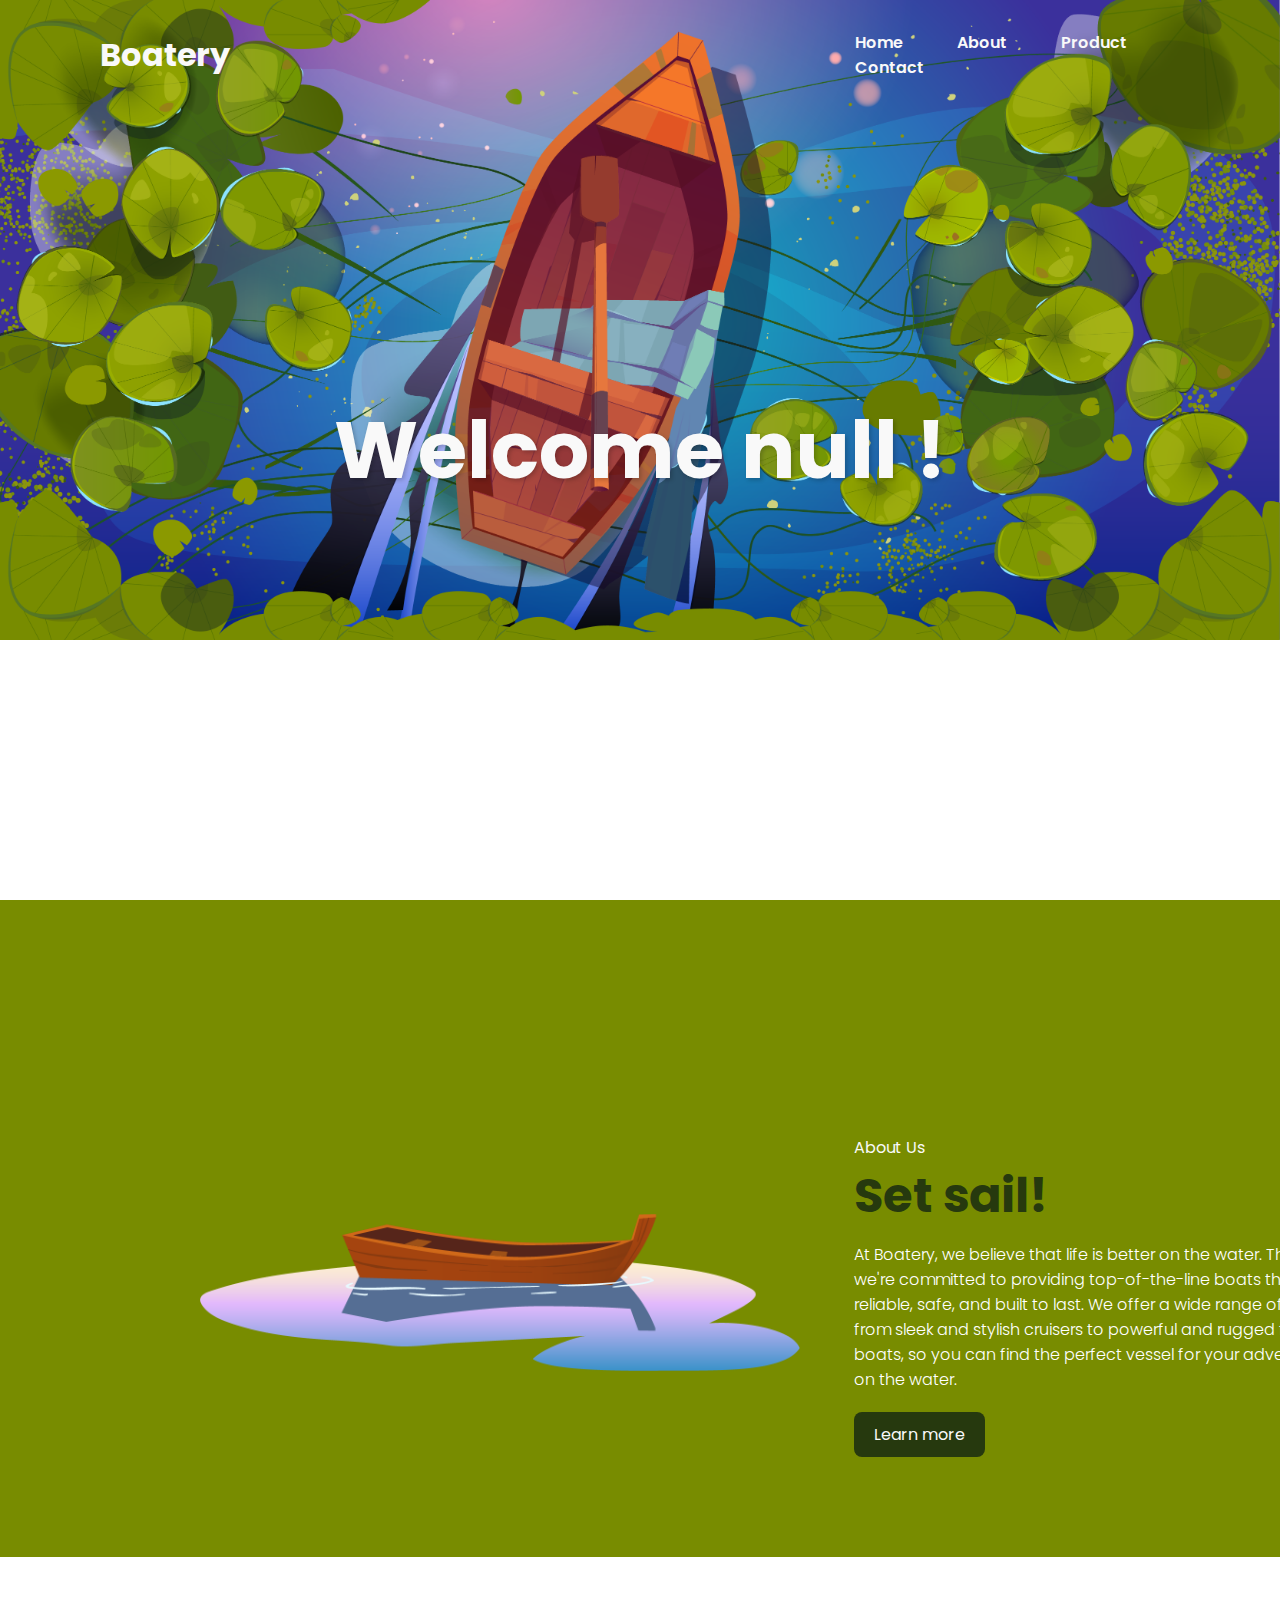
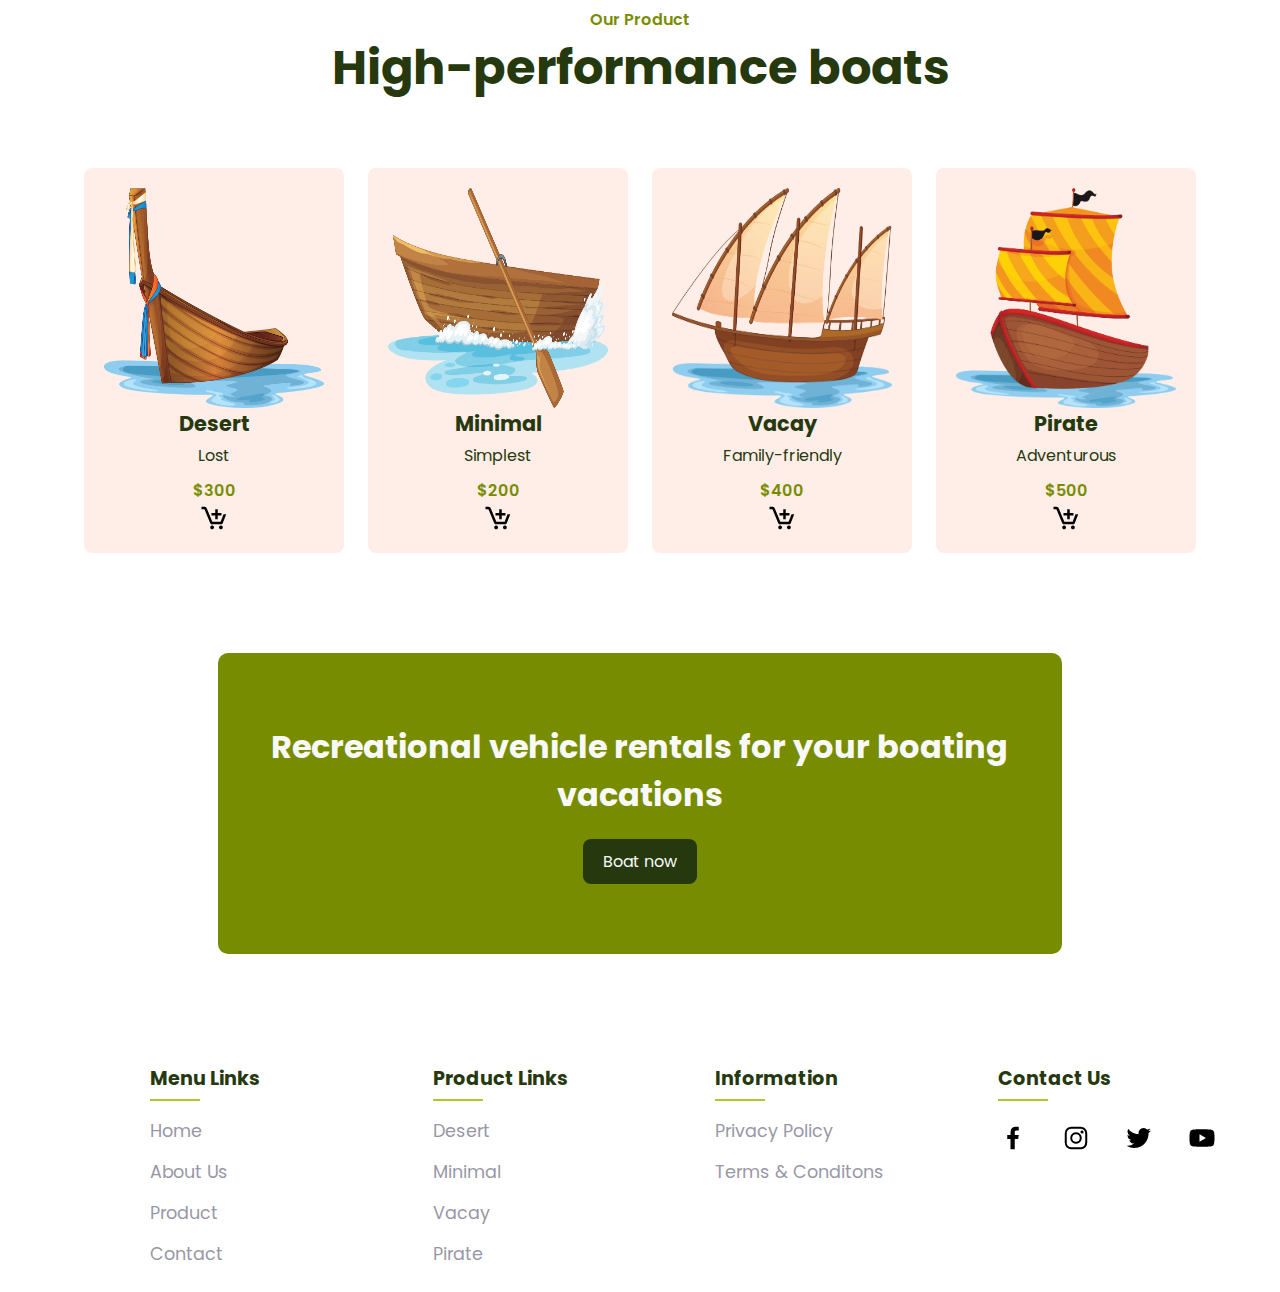
<file: index2.html>
<!DOCTYPE html>
<html lang="en">
<head>
    <link rel="stylesheet" href="styles.css">
    <meta charset="UTF-8">
    <meta http-equiv="X-UA-Compatible" content="IE=edge">
    <meta name="viewport" content="width=device-width, initial-scale=1.0">
    <link rel="stylesheet" href="https://boxicons.com/boxicons/css/boxicons.min.css">
    <title>Document</title>
</head>
<body>
    <header id="header">
       <h2 class="logo">Boatery</h2>
       <nav class="navbar">
            <a href="#">Home</a>
            <a href="#">About</a>
            <a href="#">Product</a>
            <a href="#">Contact</a>
       </nav>
    </header>
    <section class="parallax">
        <img src="images/lake.png" id="lake">
        <img src="images/algae01.png" id="ag1">
        <img src="images/algae02.png" id="ag2">
        <img src="images/algae03.png" id="ag3">
        <img src="images/boat.png" id="boat">
        <h4 id="main-text">Life's Better On Water</h4>
        <img src="images/base-01.png" id="bs">
        
    </section>
    <section class="about" id="about">
        <div class="about-img">
            <img src="images/about_us.png" alt="">
        </div>
        <div class="about-text">
            <span>About Us</span>
            <h2>Set sail!</h2>
            <p>
                At Boatery, we believe that life is better on the water. That's why we're committed to providing top-of-the-line boats that are reliable, safe, and built to last. We offer a wide range of boats, from sleek and stylish cruisers to powerful and rugged fishing boats, so you can find the perfect vessel for your adventures on the water.
            </p>
            <a href="#" class="btn grow">Learn more</a>

        </div>
    </section>
    <section class="menu">
        <div class="heading">
            <span>Our Product</span>
            <h2>
                High-performance boats
            </h2>
        </div>
        <div class="menu-container">
            <div class="box grow">
                <div class="box-img">
                    <img src="images/product-boat3.png" alt="">
                </div>
                <h2>Desert</h2>
                <h3>Lost</h3>
                <span>$300</span>
                <img src="[data-uri]"/>
            </div>
            <div class="box grow">
                <div class="box-img">
                    <img src="images/product-boat1.png" alt="">
                </div>
                <h2>Minimal</h2>
                <h3>Simplest</h3>
                <span>$200</span>
                <img src="[data-uri]"/>
            </div>
            <div class="box grow">
                <div class="box-img">
                    <img src="images/product-boat2.png" alt="">
                </div>
                <h2>Vacay</h2>
                <h3>Family-friendly</h3>
                <span>$400</span>
                <img src="[data-uri]"/>
            </div>
            <div class="box grow">
                <div class="box-img">
                    <img src="images/product-boat6.png" alt="">
                </div>
                <h2>Pirate</h2>
                <h3>Adventurous</h3>
                <span>$500</span>
                <img src="[data-uri]"/>
            </div>
        </div>
    </section>
    <section class="contact">
        <div class="cta">
            <h2>Recreational vehicle rentals for your boating vacations</h2>
            <a href="#" class="btn grow">Boat now</a>
        </div>
    </section>
    <section class="footer">
        <div class="foot">
            <div class="main">
                <div class="col">
                    <h4>Menu Links</h4>
                    <ul>
                        <li><a href="">Home</a></li>
                        <li><a href="">About Us</a></li>
                        <li><a href="">Product</a></li>
                        <li><a href="">Contact</a></li>
                    </ul>
                </div>
                <div class="col">
                    <h4>Product Links</h4>
                    <ul>
                        <li><a href="">Desert</a></li>
                        <li><a href="">Minimal</a></li>
                        <li><a href="">Vacay</a></li>
                        <li><a href="">Pirate</a></li>
                    </ul>
                </div>
                <div class="col">
                    <h4>Information</h4>
                    <ul>
                        <li><a href="">Privacy Policy</a></li>
                        <li><a href="">Terms & Conditons</a></li>
                    </ul>
                </div>
                <div class="col">
                    <h4>Contact Us</h4>
                    <div class="social">
                        <a href="#"><img src="[data-uri]"/></a>
                        <a href="#"><img src="[data-uri]"/></a>
                        <a href="#"><img src="[data-uri]"/></a>
                        <a href="#"><img src="[data-uri]"/></a>
                    </div>
                </div>
            </div>
        </div>

    </section>
    
    <script>
        let text = document.getElementById('main-text');
        let lake = document.getElementById('lake');
        let ag1 = document.getElementById('ag1');
        let ag2 = document.getElementById('ag2');
        let ag3 = document.getElementById('ag3');
        let boat = document.getElementById('boat');
        let section = document.querySelector('.parallax');
    
        window.addEventListener('scroll', () =>{
            let value = window.scrollY;
            if (value < section.offsetHeight - 10) {
                text.style.marginTop = value * 2.5 +'px';
                ag1.style.top = value * -0.5 + 'px';
                ag2.style.top = value * -0.5 + 'px';
                ag3.style.top = value * -0.5 + 'px';
            } else {
                text.style.marginTop = 0;
                ag1.style.top = 0;
                ag2.style.top = 0;
                ag3.style.top = 0;
            }
        });

        const urlParams = new URLSearchParams(window.location.search);
        const userName = urlParams.get('userName');
        text.innerHTML = "Welcome " + userName  + " !";

    </script>
</body>
</html>
</file>
<file: styles.css>
@import url('https://fonts.googleapis.com/css2?family=Comfortaa:wght@300&family=Poppins:wght@500&display=swap');

*{
    margin: 0;
    padding: 0;
    box-sizing: border-box;
    font-family: 'Poppins', sans-serif;
}
body{
    min-height: 100vh;
    overflow-x: hidden;
}

a{
    text-decoration: none;
}

header{
    position: absolute;
    top: 0;
    left: 0;
    width: 100%;
    padding: 30px 100px;
    display: flex;
    justify-content: flex-start;
    align-items: center;
    z-index: 100;
}

.logo{
    font-size: 2em;
    color:#f9f9f9;
    margin-right: 600px;
}

.navbar a{
    text-decoration: none;
    color:#f9f9f9; 
    padding: 6px 15px;
    border-radius: 20px;
    margin: 0 10px;
    font-weight: 600;
    transition: all .2s ease-in-out;
}

.navbar a:hover{
    background-color: #26390e;
    color:#fff;
    transform: scale(1.1); 
}

.parallax{
    position: relative;
    display: flex;
    justify-content: center;
    align-items: center;
    height: 100vh;
}

#main-text{
    position: absolute;
    font-size: 5em;
    color: #f9f9f9;
    text-shadow: 2px 2px 4px rgb(0, 0, 0, 0.2);
}

.parallax img{
    position: absolute;
    top: 0;
    left: 0;
    width: 100%;
    pointer-events: none;
}

.about {
    display: grid;
    grid-template-columns: repeat(2, 2fr);
    grid-gap: 1.5rem;
    align-items: center;
    position: relative;
    background: #788c00;
    padding: 100px;
}

.about h2{
    font-size: 3em;
    color: #26390e;
    margin-bottom: 10px;
}

.about p{
    color: #fff;
    font-size: 1em;
    font-weight: 300;
    width: 500px;
}

.about-img{
    width: 600px;
    margin-left: 100px;
}

.about-img img{
    margin-top: 135px;
    height: auto;
    width: 100%;
}
.about-text{
    margin-top: 135px;
    margin-left: 30px;
}
.about-text span{
    color: #f9f9f9;
}

.heading{
    margin-top: 50px;
    text-align: center;
}

.heading span{
    color: #788c00;
    font-weight: 600;
}

.heading h2{
    color: #26390e;
    font-size: 3em;
}

.menu{
    color: #f9f9f9;
    margin-bottom: 50px;
}

.menu-container{
    display: grid;
    grid-template-columns: repeat(2, 2fr);
    grid-gap: 1.5rem;
    display: flex;
    justify-content: center;
    align-items: center;
}
.box{
    position:relative;
    margin-top: 4rem;
    height: auto;
    display: flex;
    flex-direction: column;
    align-items: center;
    justify-content: center;
    background: #feeee7;
    padding:20px;
    border-radius: 0.5rem;
}

.box-img{
    width: 220px;
    height: 220px;
}
.box-img img{
    width: 100%;
    height: 100%;
}

.box h2{
    font-size: 1.3rem;
    color:#26390e;
}

.box h3{
    font-size: 1rem;
    color:#26390e;
    font-weight: 400;
    margin: 4px 0 10px;
}

.box span{
    font-weight: 600;
    color: #788c00;
}


.box .bx{
    background: #26390e;
    position: absolute;
    right: 0;
    top: 0;
    font-size: 20px;
    padding: 7px 10px;
}

.grow { 
    transition: all .2s ease-in-out; 
    }
    
.grow:hover { 
transform: scale(1.1); 
}


.cta{
    background: #788c00;
    padding: 70px 0;
    text-align: center;
    width: 66%;
    margin: 100px auto;
    border-radius:10px;
    
}

.cta h2{
    font-size: 2rem;
    color: #f9f9f9;
}

.btn{
    display: inline-block;
    padding: 10px 20px;
    background: #26390e;
    border-radius: 0.5rem;
    text-decoration: none;
    margin-top: 20px;
    color: #f9f9f9;
}

.footer{
    margin-left: 150px;
}

.main{
    display: flex;
    flex-wrap: wrap;
}

.foot{
    padding:10px 0;
}

.col{
    width: 25%;
}

.col h4{
    font-size: 1.2rem;
    color: #26390e;
    margin-bottom: 25px;
    position: relative;
}

.col h4::before{
    content: "";
    position:absolute;
    height: 2px;
    width: 50px;
    left:0;
    bottom: -8px;
    background: #b1c82d;
}



.col ul li:not(last-child){
    margin-bottom: 15px;
}

.col ul li{
    text-decoration: none;
    color:#9897a7;
    font-size: 1.1rem;
    display: block;
    text-transform: capitalize;
    transition: .4s;
}
.col ul li a{
    color:#9897a7;
} 

.col ul li a:hover{
    color:#26390e;
    transform: translateX(-10px)
}

.col .social{
    width: 220px;
    display: flex;
    align-items: center;
    justify-content: space-between;
}

.col .social a{
    height: 40px;
    color: #26390e;
    display: inline-flex;
    align-items: center;
}

.col .social a:hover{
    transform: scale(1.2);
    color: ;
}
</file>
